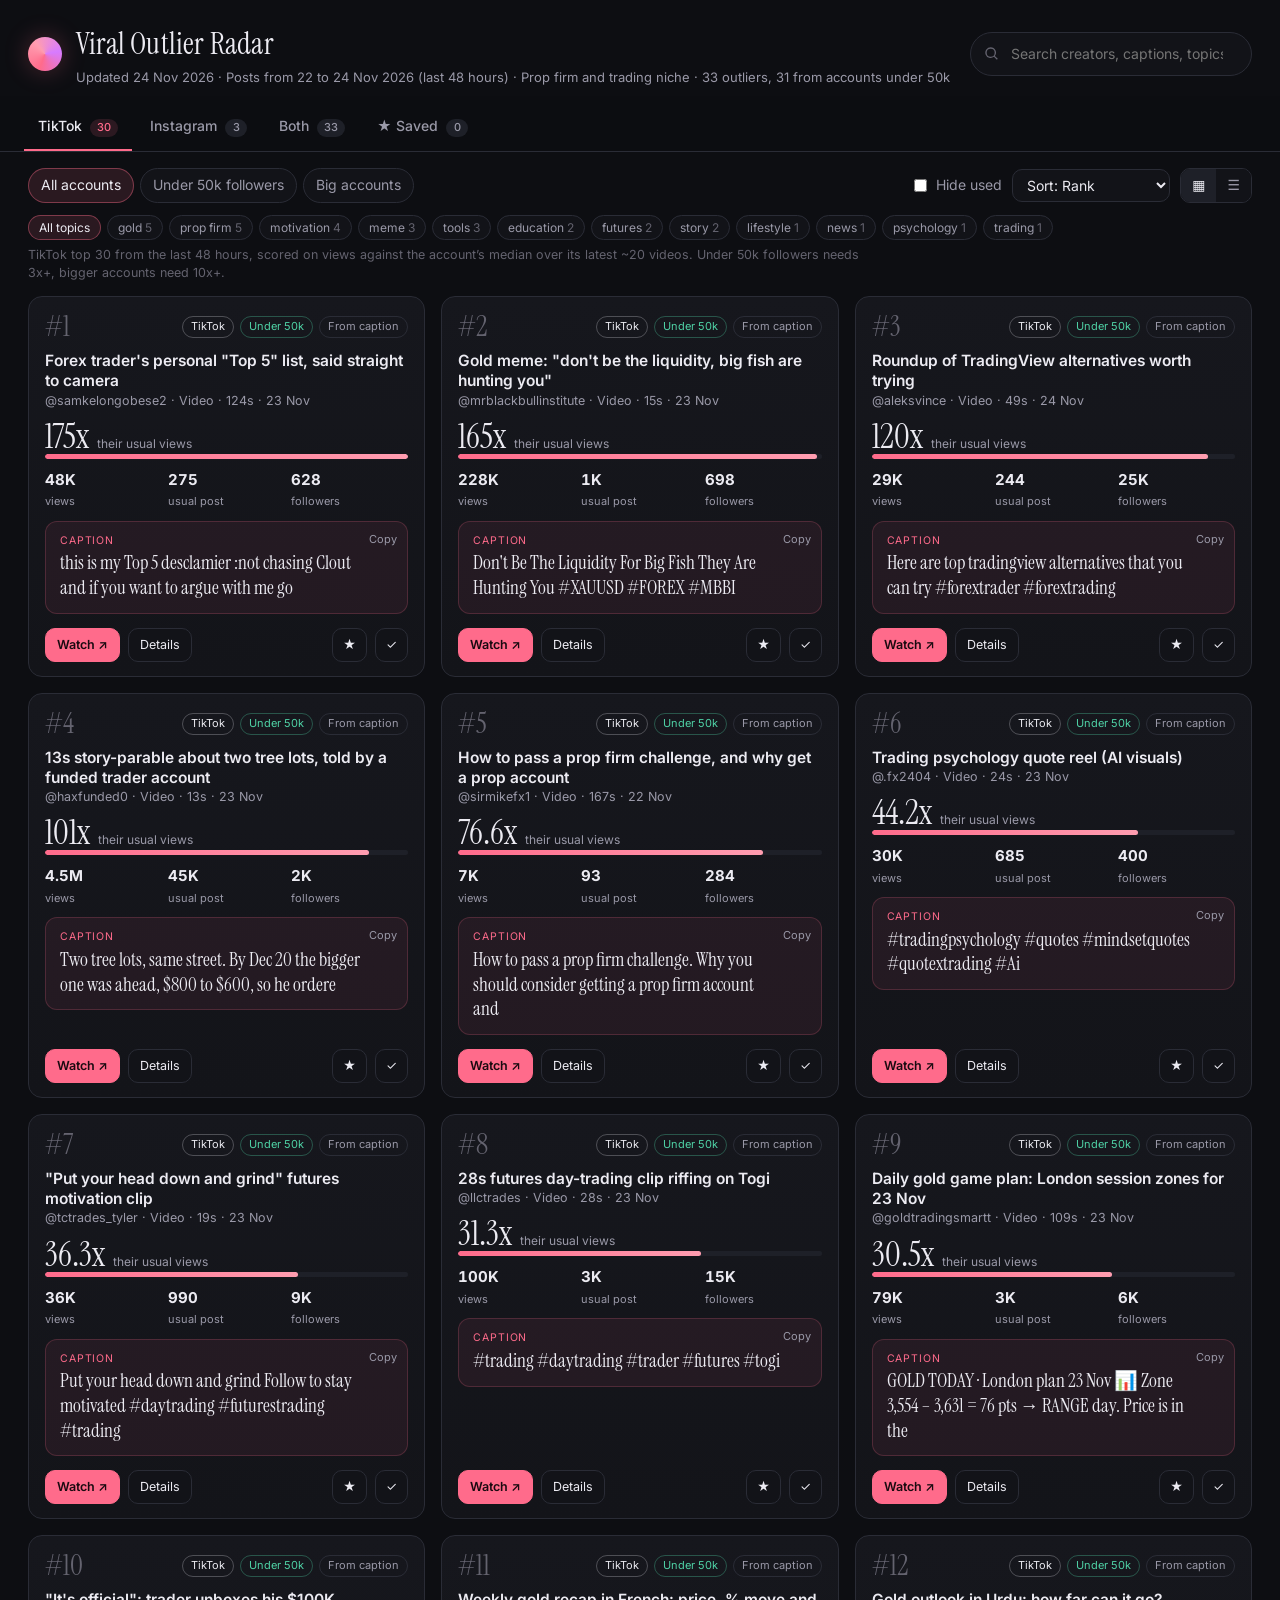
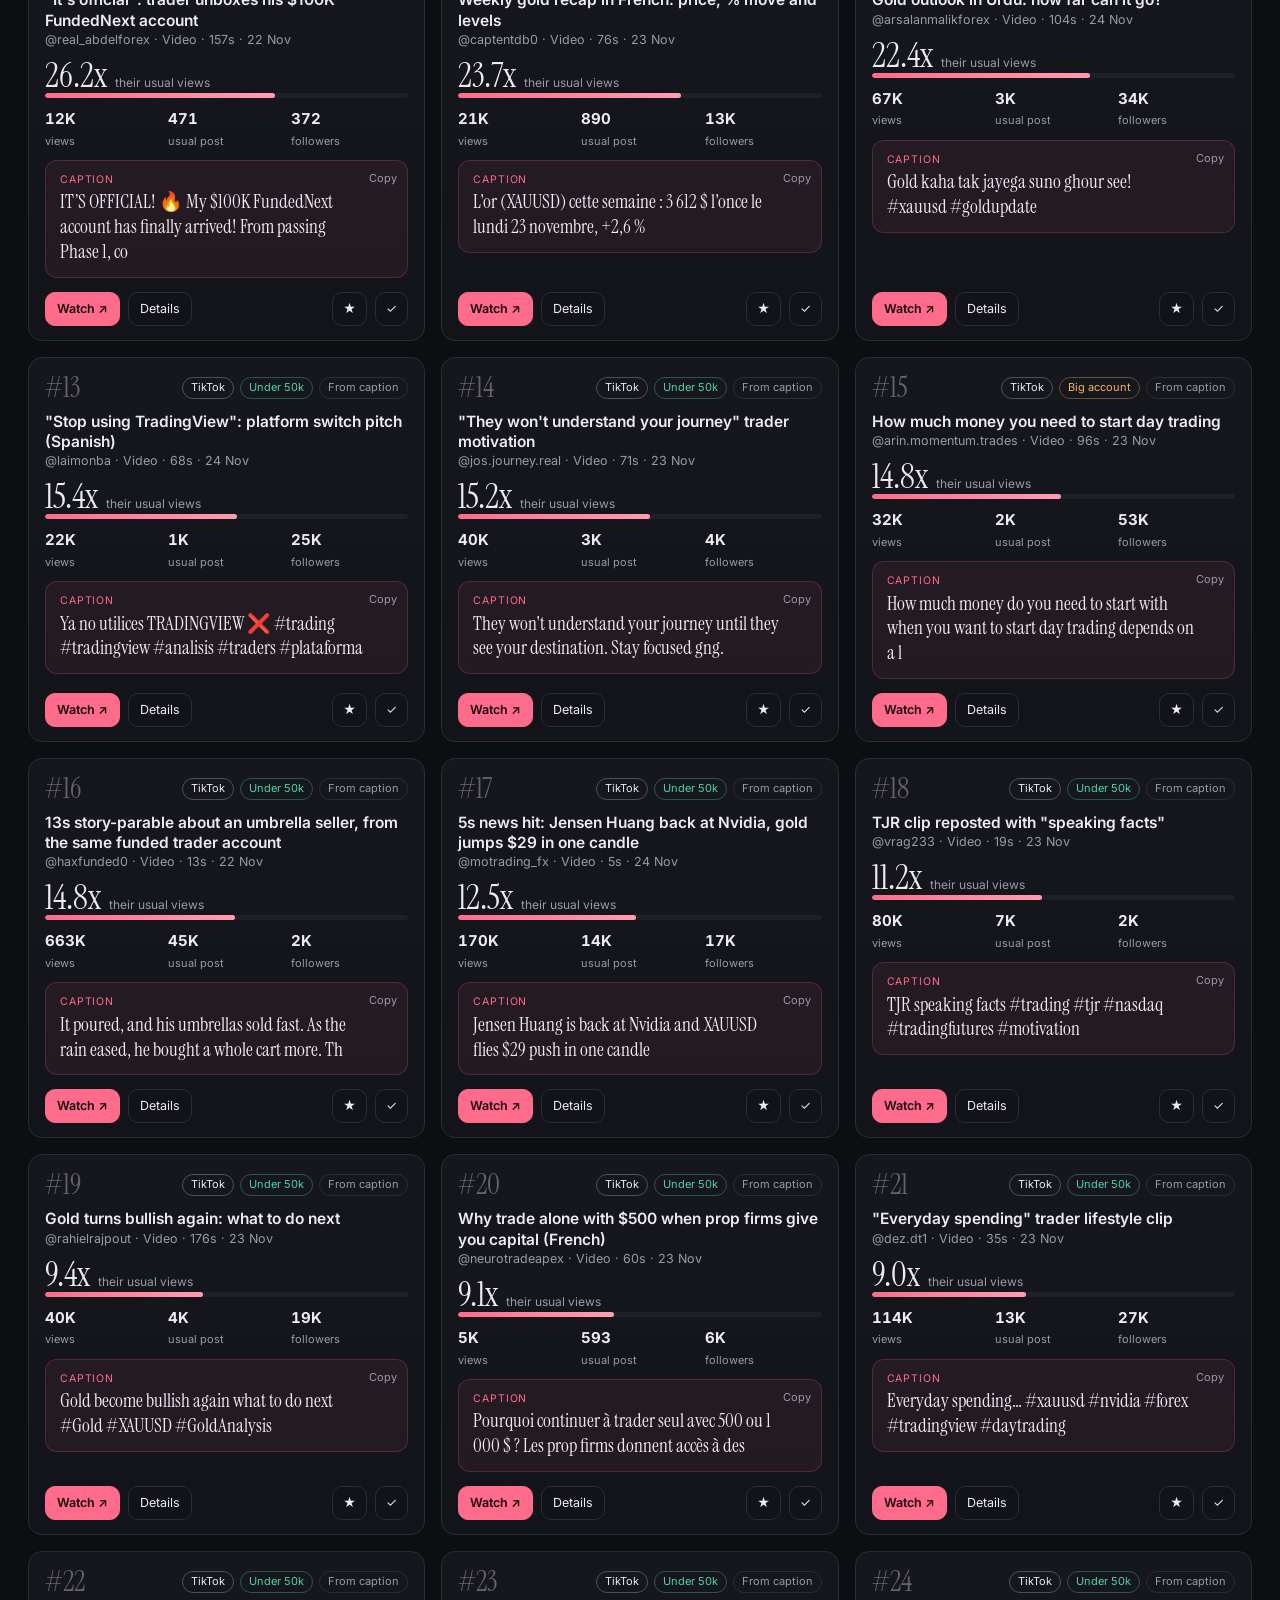
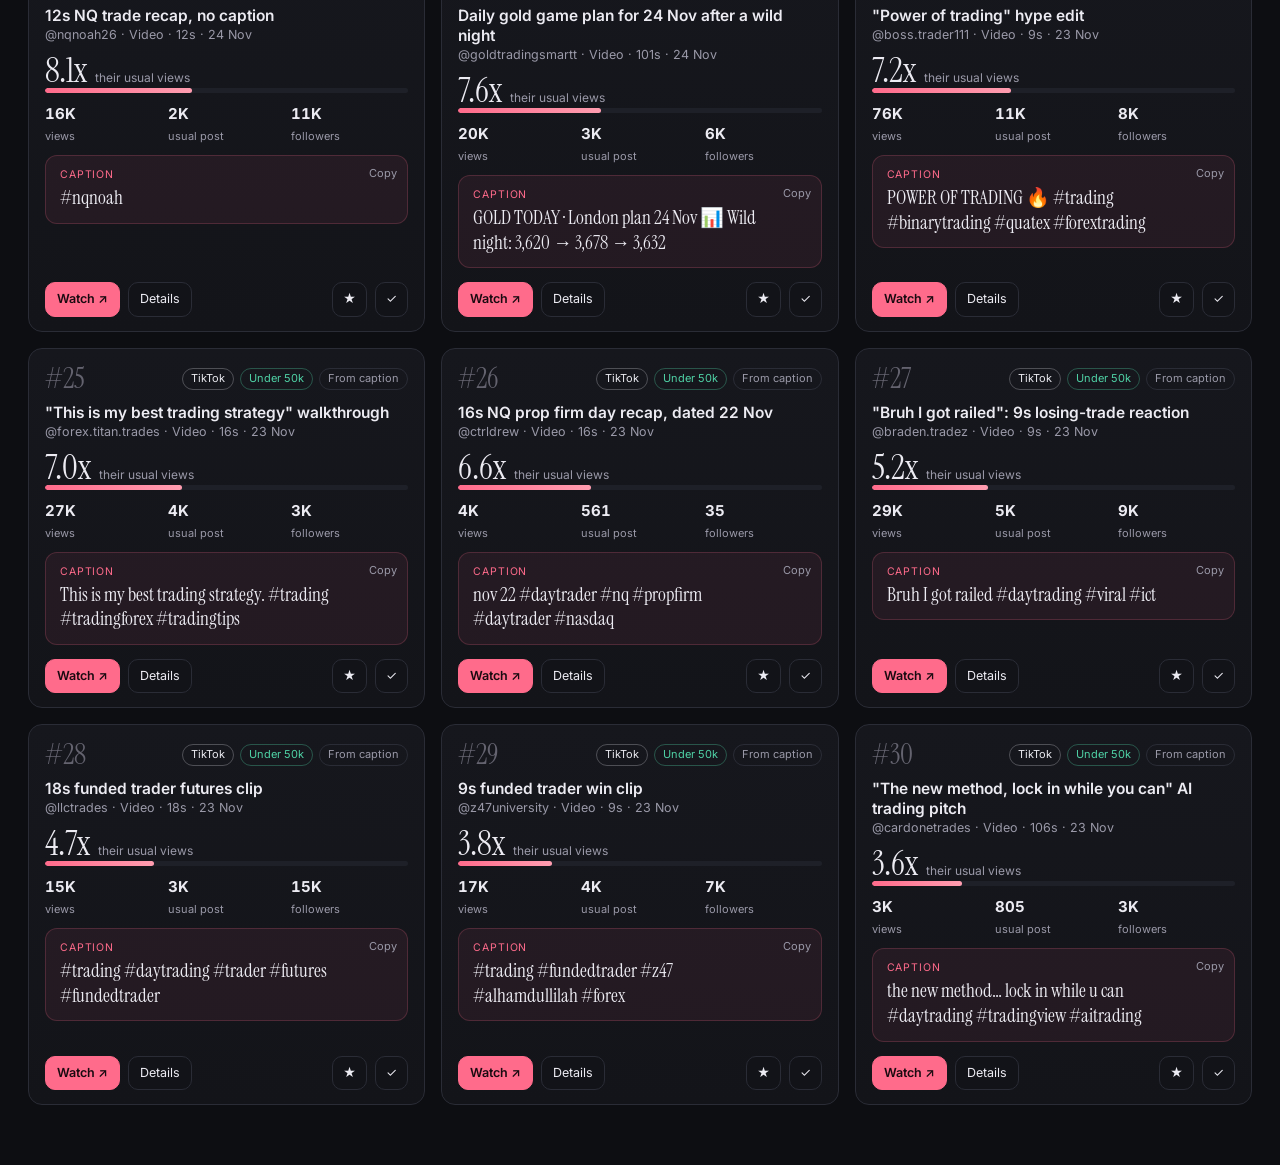
<file: index.html>
<!DOCTYPE html>
<html lang="en">
<head>
<meta charset="utf-8">
<meta name="viewport" content="width=device-width, initial-scale=1">
<title>Viral Outlier Radar</title>
<link rel="preconnect" href="https://fonts.googleapis.com">
<link href="https://fonts.googleapis.com/css2?family=Inter:wght@400;500;600;700&family=Instrument+Serif&display=swap" rel="stylesheet">
<link rel="stylesheet" href="style.css">
</head>
<body>
<header class="top">
  <div class="brand">
    <div class="logo-dot"></div>
    <div>
      <h1>Viral Outlier Radar</h1>
      <p class="sub" id="meta-line">Loading…</p>
    </div>
  </div>
  <div class="search-wrap">
    <svg viewBox="0 0 24 24" aria-hidden="true"><path d="M10 4a6 6 0 1 1 0 12 6 6 0 0 1 0-12zm0-2a8 8 0 1 0 4.9 14.3l4.4 4.4 1.4-1.4-4.4-4.4A8 8 0 0 0 10 2z"/></svg>
    <input id="q" type="search" placeholder="Search creators, captions, topics…  ( / )" autocomplete="off">
  </div>
</header>

<nav class="tabs" id="tabs" role="tablist">
  <button data-tab="tiktok" class="active">TikTok <span class="pill" id="c-tiktok"></span></button>
  <button data-tab="instagram">Instagram <span class="pill" id="c-instagram"></span></button>
  <button data-tab="all">Both <span class="pill" id="c-all"></span></button>
  <button data-tab="saved">★ Saved <span class="pill" id="c-saved"></span></button>
</nav>

<section class="controls" id="controls">
  <div class="chips" id="size-chips">
    <button data-size="" class="chip on">All accounts</button>
    <button data-size="small" class="chip">Under 50k followers</button>
    <button data-size="big" class="chip">Big accounts</button>
  </div>
  <div class="right-controls">
    <label class="toggle"><input type="checkbox" id="hide-used"> Hide used</label>
    <select id="sort" aria-label="Sort">
      <option value="rank">Sort: Rank</option>
      <option value="x">Biggest outlier</option>
      <option value="metric">Most views / likes</option>
      <option value="followers">Smallest account</option>
      <option value="posted">Newest first</option>
      <option value="length_s">Shortest first</option>
    </select>
    <div class="seg" id="view-seg">
      <button data-view="cards" class="on" title="Card view">▦</button>
      <button data-view="list" title="Compact list">☰</button>
    </div>
  </div>
</section>

<div class="topics" id="topics"></div>
<p class="hint" id="hint"></p>
<main id="main"></main>
<div class="empty" id="empty" hidden>Nothing matches. Try clearing the search or filters.</div>

<div class="toast" id="toast"></div>

<script src="data.js"></script>
<script src="app.js"></script>
</body>
</html>
</file>
<file: style.css>
:root {
  --bg: #0d0e12;
  --bg2: #121318;
  --card: #16171d;
  --card2: #1e2028;
  --line: #2a2c36;
  --text: #ecebf2;
  --muted: #9a99a8;
  --dim: #64636f;
  --accent: #ff6b8b;
  --accent2: #ff9db0;
  --good: #4fd1a5;
  --warn: #f5b45a;
  --tt: #e9e9ef;
  --ig: #d77bff;
  --radius: 14px;
}
* { box-sizing: border-box; }
[hidden] { display: none !important; }
html, body { margin: 0; background: var(--bg); color: var(--text); font-family: Inter, system-ui, sans-serif; font-size: 14px; line-height: 1.45; }
body { background: var(--bg); min-height: 100vh; }
a { color: inherit; }
button, select, input { font: inherit; color: inherit; }

/* header */
.top { display: flex; align-items: center; justify-content: space-between; gap: 20px; padding: 22px 28px 10px; flex-wrap: wrap; }
.brand { display: flex; align-items: center; gap: 14px; }
.logo-dot { width: 34px; height: 34px; border-radius: 50%; background: conic-gradient(from 200deg, var(--accent), var(--accent2), var(--ig), var(--accent)); box-shadow: 0 0 24px #ff6b8b44; }
h1 { font-family: 'Instrument Serif', serif; font-weight: 400; font-size: 30px; margin: 0; letter-spacing: .2px; }
.sub { margin: 2px 0 0; color: var(--muted); font-size: 13px; }
.search-wrap { position: relative; flex: 1; max-width: 460px; min-width: 240px; }
.search-wrap svg { position: absolute; left: 14px; top: 50%; width: 16px; height: 16px; transform: translateY(-50%); fill: var(--dim); }
#q { width: 100%; padding: 11px 14px 11px 40px; border-radius: 999px; border: 1px solid var(--line); background: var(--bg2); outline: none; }
#q:focus { border-color: var(--accent); box-shadow: 0 0 0 3px #ff6b8b22; }

/* tabs */
.tabs { display: flex; gap: 4px; padding: 8px 24px 0; border-bottom: 1px solid var(--line); overflow-x: auto; position: sticky; top: 0; z-index: 5; background: #0d0e12ee; backdrop-filter: blur(10px); }
.tabs button { background: none; border: 0; padding: 12px 14px; color: var(--muted); cursor: pointer; border-bottom: 2px solid transparent; white-space: nowrap; font-weight: 500; }
.tabs button:hover { color: var(--text); }
.tabs button.active { color: var(--text); border-bottom-color: var(--accent); }
.pill { display: inline-block; min-width: 22px; padding: 1px 7px; margin-left: 4px; border-radius: 999px; background: var(--card2); color: var(--muted); font-size: 11px; text-align: center; }
.tabs button.active .pill { background: #ff6b8b22; color: var(--accent); }

/* controls */
.controls { display: flex; justify-content: space-between; align-items: center; gap: 12px; padding: 16px 28px 4px; flex-wrap: wrap; }
.chips { display: flex; gap: 6px; flex-wrap: wrap; }
.chip { border: 1px solid var(--line); background: var(--bg2); padding: 6px 12px; border-radius: 999px; cursor: pointer; color: var(--muted); }
.chip:hover { color: var(--text); }
.chip.on { background: #ff6b8b1f; border-color: #ff6b8b66; color: var(--text); }
.right-controls { display: flex; gap: 10px; align-items: center; flex-wrap: wrap; }
select { background: var(--bg2); border: 1px solid var(--line); border-radius: 10px; padding: 6px 10px; cursor: pointer; }
.toggle { display: flex; align-items: center; gap: 6px; color: var(--muted); cursor: pointer; user-select: none; }
.seg { display: flex; border: 1px solid var(--line); border-radius: 10px; overflow: hidden; }
.seg button { background: var(--bg2); border: 0; padding: 6px 11px; cursor: pointer; color: var(--muted); }
.seg button.on { background: var(--card2); color: var(--text); }
.hint { color: var(--dim); font-size: 12.5px; padding: 0 28px; margin: 6px 0 14px; max-width: 900px; }

main { padding: 0 28px 60px; }
.empty { text-align: center; color: var(--muted); padding: 60px 20px; }

/* cards */
.grid { display: grid; grid-template-columns: repeat(auto-fill, minmax(310px, 1fr)); gap: 16px; }
.card { background: linear-gradient(180deg, var(--card), #131419); border: 1px solid var(--line); border-radius: var(--radius); padding: 16px 16px 14px; display: flex; flex-direction: column; gap: 10px; position: relative; transition: border-color .15s, transform .15s; }
.card:hover { border-color: #444756; }
.card.used { opacity: .5; }
.card-top { display: flex; justify-content: space-between; align-items: center; gap: 8px; }
.rank { font-family: 'Instrument Serif', serif; font-size: 28px; color: var(--dim); line-height: 1; }
.badges { display: flex; gap: 6px; align-items: center; flex-wrap: wrap; justify-content: flex-end; }
.badge { font-size: 11px; padding: 2px 8px; border-radius: 999px; border: 1px solid var(--line); color: var(--muted); white-space: nowrap; }
.badge.tt { color: var(--tt); border-color: #e9e9ef44; }
.badge.ig { color: var(--ig); border-color: #d77bff55; }
.badge.ok { color: var(--good); border-color: #4fd1a555; }
.badge.warn { color: var(--warn); border-color: #f5b45a55; }
.badge.core { color: var(--warn); border-color: #f5b45a55; }
.format { font-weight: 600; font-size: 15.5px; line-height: 1.3; }
.creator { color: var(--muted); font-size: 12.5px; }
.tv { position: relative; background: #ff6b8b12; border: 1px solid #ff6b8b33; border-radius: 12px; padding: 12px 40px 12px 14px; font-family: 'Instrument Serif', serif; font-size: 19px; line-height: 1.3; cursor: pointer; }
.tv:hover { background: #ff6b8b1c; }
.tv .lbl { display: block; font-family: Inter, sans-serif; font-size: 10.5px; letter-spacing: .08em; text-transform: uppercase; color: var(--accent); margin-bottom: 4px; }
.tv .copy { position: absolute; top: 10px; right: 10px; font-family: Inter, sans-serif; font-size: 11px; color: var(--muted); }
.stats { display: grid; grid-template-columns: repeat(3, 1fr); gap: 6px; font-variant-numeric: tabular-nums; }
.stat b { display: block; font-size: 15px; }
.stat span { font-size: 11px; color: var(--muted); }
.field { font-size: 13px; color: #cfcdd8; }
.field b { color: var(--text); font-weight: 600; }
.more { display: none; flex-direction: column; gap: 8px; }
.card.open .more { display: flex; }
.actions { display: flex; gap: 8px; margin-top: auto; padding-top: 4px; align-items: center; }
.actions .spacer { flex: 1; }
.btn.icon { padding: 7px 10px; }
.btn { white-space: nowrap; border: 1px solid var(--line); background: var(--bg2); border-radius: 10px; padding: 7px 11px; cursor: pointer; font-size: 12.5px; text-decoration: none; display: inline-flex; align-items: center; gap: 5px; }
.btn:hover { border-color: #444756; }
.btn.primary { background: var(--accent); border-color: var(--accent); color: #1a0a10; font-weight: 600; }
.btn.star.on { color: #ffd166; border-color: #ffd16666; }
.btn.usedb.on { color: var(--good); border-color: #4fd1a566; }

/* list / table */
.tbl-wrap { overflow-x: auto; border: 1px solid var(--line); border-radius: var(--radius); background: var(--card); }
table { border-collapse: collapse; width: 100%; font-size: 13px; }
th, td { text-align: left; padding: 10px 12px; border-bottom: 1px solid var(--line); vertical-align: top; }
th { position: sticky; top: 0; background: var(--card2); font-weight: 600; font-size: 12px; color: var(--muted); white-space: nowrap; cursor: pointer; }
tr:hover td { background: #ffffff05; }
td.n { text-align: right; font-variant-numeric: tabular-nums; white-space: nowrap; }
td.cap { color: var(--muted); max-width: 320px; }
td.wide { min-width: 220px; }
.clip { display: -webkit-box; -webkit-line-clamp: 2; -webkit-box-orient: vertical; overflow: hidden; }
tr.exp .clip { -webkit-line-clamp: unset; }
.load-more { display: block; margin: 16px auto 0; }

.day-head { font-family: 'Instrument Serif', serif; font-size: 22px; margin: 24px 0 10px; color: var(--text); }
.day-head span { font-family: Inter, sans-serif; font-size: 12px; color: var(--muted); margin-left: 8px; }

.toast { position: fixed; bottom: 24px; left: 50%; transform: translateX(-50%) translateY(20px); background: var(--card2); border: 1px solid var(--line); padding: 10px 16px; border-radius: 999px; opacity: 0; transition: .2s; pointer-events: none; z-index: 20; }
.toast.show { opacity: 1; transform: translateX(-50%) translateY(0); }

@media (max-width: 640px) {
  .top, .controls, main, .hint { padding-left: 14px; padding-right: 14px; }
  .tabs { padding: 4px 8px 0; }
  .grid { grid-template-columns: 1fr; }
  h1 { font-size: 24px; }
}

/* outlier board additions */
.topics { display: flex; gap: 6px; flex-wrap: wrap; padding: 8px 28px 0; }
.topics .chip { padding: 3px 10px; font-size: 12px; }
.topics .chip .n { color: var(--dim); margin-left: 3px; }
.xline { display: flex; align-items: baseline; gap: 8px; }
.xline b { font-family: 'Instrument Serif', serif; font-weight: 400; font-size: 34px; line-height: 1; color: var(--text); }
.xline span { color: var(--muted); font-size: 12px; }
.meter { height: 5px; border-radius: 999px; background: var(--card2); overflow: hidden; }
.meter i { display: block; height: 100%; border-radius: 999px; background: linear-gradient(90deg, var(--accent), var(--accent2)); }
.tv .txt { display: block; display: -webkit-box; -webkit-line-clamp: 3; -webkit-box-orient: vertical; overflow: hidden; }
.card.open .tv .txt { -webkit-line-clamp: unset; }
.cmp { display: grid; gap: 6px; }
.cmp-row { display: grid; grid-template-columns: 70px 1fr auto; gap: 8px; align-items: center; font-size: 12px; color: var(--muted); font-variant-numeric: tabular-nums; }
.cmp-row .bar { height: 7px; border-radius: 999px; background: var(--card2); overflow: hidden; }
.cmp-row .bar i { display: block; height: 100%; border-radius: 999px; }
tr.usedrow td { opacity: .5; }
@media (max-width: 640px) { .topics { padding-left: 14px; padding-right: 14px; } }

.badge.muted { color: var(--muted); }
</file>
